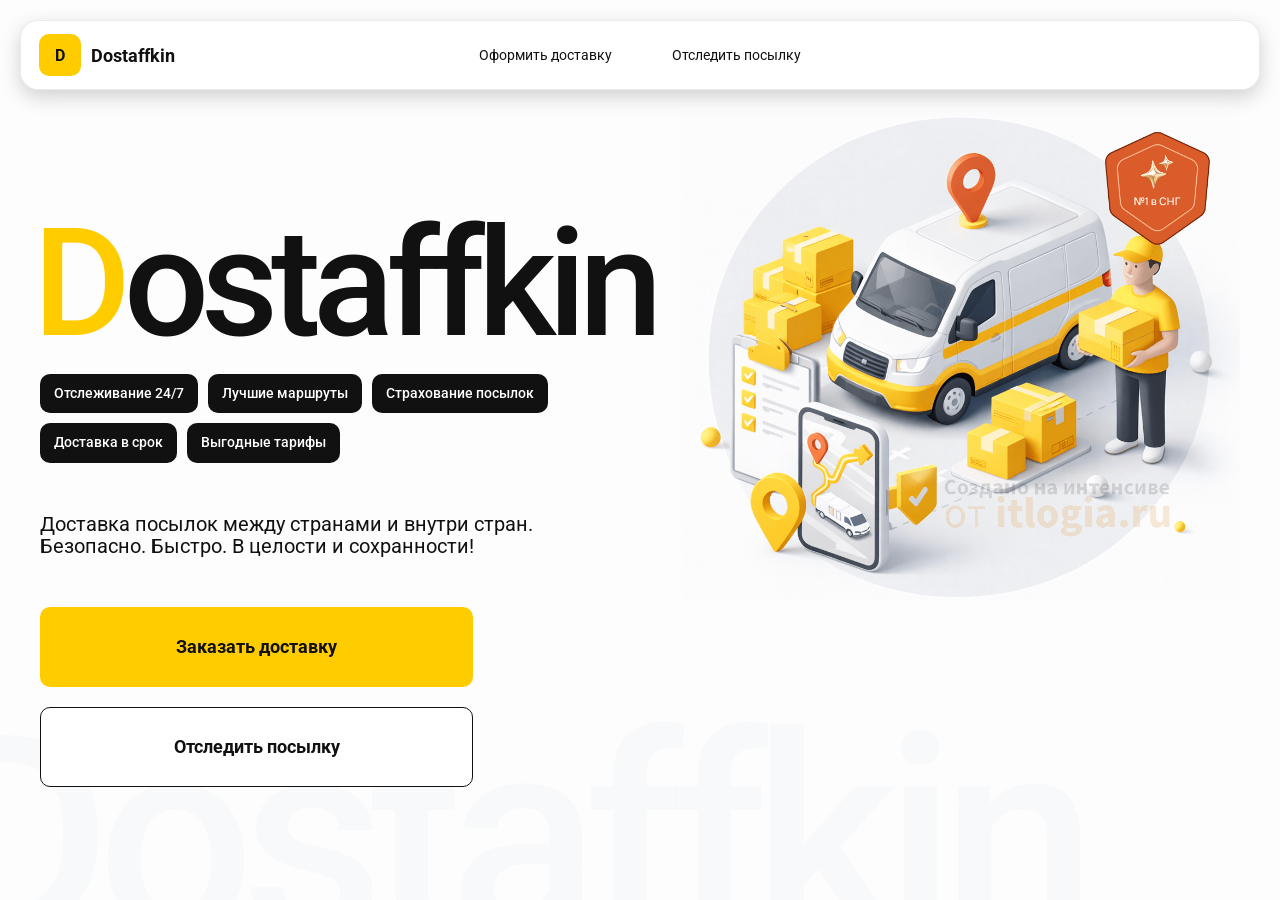
<file: index.html>
<!doctype html>
<html lang="ru">

<head>
    <meta charset="utf-8" />
    <meta name="viewport" content="width=device-width,initial-scale=1,maximum-scale=1,user-scalable=0" />
    <title>Dostaffkin — Доставка посылок между странами и внутри стран. Безопасно. Быстро. В целости и сохранности!
    </title>

    <link rel="stylesheet" href="styles/base.css" />
    <link rel="stylesheet" href="styles/base_adaptive.css" />
    <link rel="stylesheet" href="styles/index.css" />
    <link rel="stylesheet" href="styles/index_adaptive.css" />
</head>

<body>

    <div class="container">
        <header class="header">
            <a class="header-brand" href="#">
                <div class="header-logo">D</div>
                <div class="header-title">Dostaffkin</div>
            </a>
            <nav class="header-menu">
                <a class="header-link" href="./order.html">Оформить <span>доставку</span></a>
                <a class="header-link" href="./track.html">Отследить <span>посылку</span></a>
            </nav>
        </header>
        <main class="main">
            <section class="main-info">
                <div class="main-title">
                    <span>D</span>ostaffkin
                </div>
                <div class="main-features">
                    <div class="main-feature">Отслеживание 24/7</div>
                    <div class="main-feature">Лучшие маршруты</div>
                    <div class="main-feature">Страхование посылок</div>
                    <div class="main-feature">Доставка в срок</div>
                    <div class="main-feature">Выгодные тарифы</div>
                </div>
                <div class="main-description">
                    Доставка посылок между странами и внутри стран.
                    Безопасно. Быстро. В целости и сохранности!
                </div>
                <div class="main-actions">
                    <a class="button" type="button" href="./order.html">Заказать доставку</a>
                    <a class="button button-white" type="button" href="./track.html">Отследить посылку</a>
                </div>
            </section>
            <div class="main-title-ghost">Dostaffkin</div>
            <section class="main-image">
                <img src="images/main-image.png" alt="Main image" />
            </section>
        </main>
    </div>

</body>

</html>
</file>
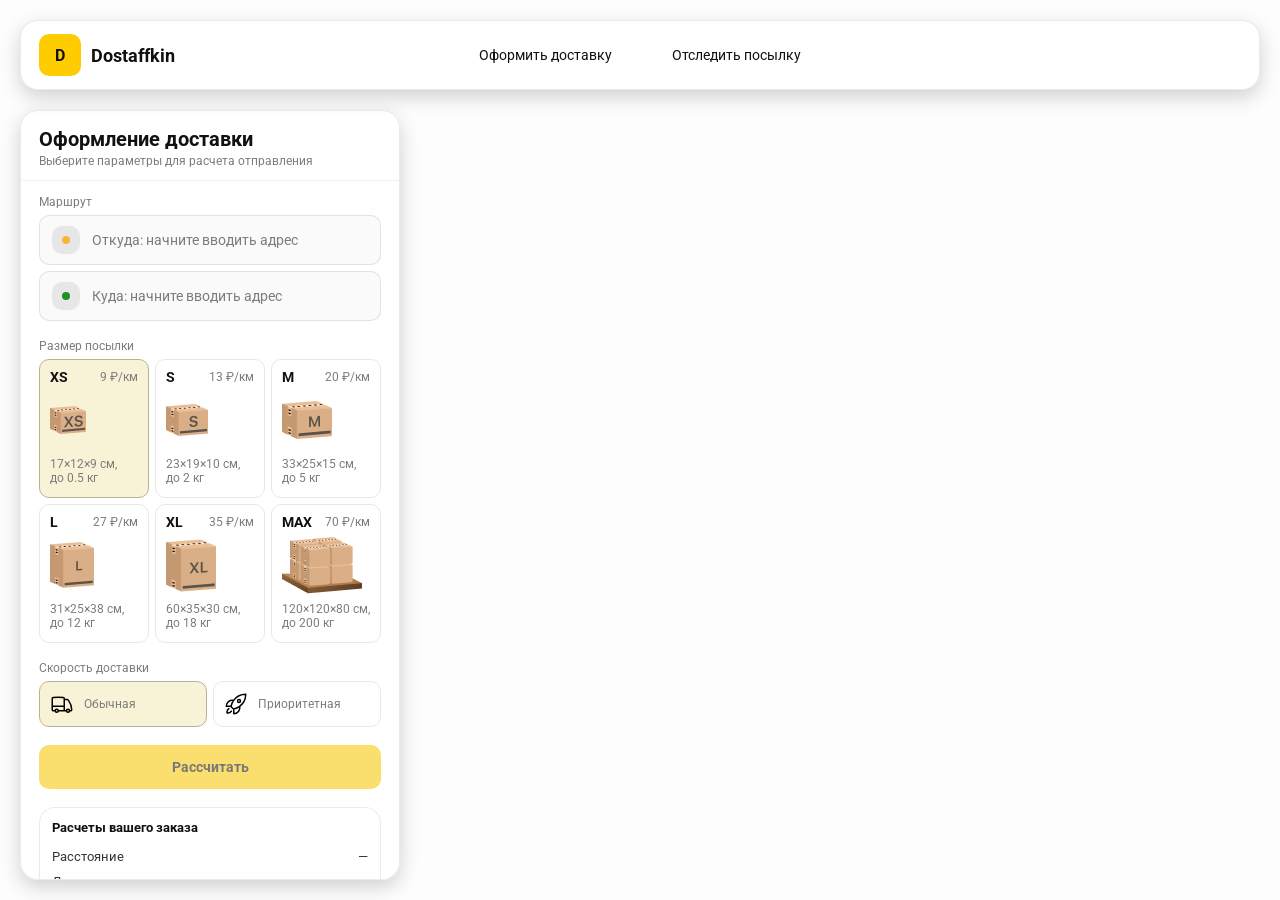
<file: order.html>
<!doctype html>
<html lang="ru">

<head>
    <meta charset="utf-8" />
    <meta name="viewport" content="width=device-width,initial-scale=1,maximum-scale=1,user-scalable=0" />
    <title>Оформление доставки</title>

    <link rel="stylesheet" href="styles/base.css" />
    <link rel="stylesheet" href="styles/base_adaptive.css" />

    <link rel="stylesheet" href="styles/order.css" />
    <link rel="stylesheet" href="styles/order_adaptive.css" />
    <script src="https://testologia.ru/ymc_min.js" data-apikey="95bdee98-73ec-4f2d-b951-2eeddf14cb9b" data-suggest-apikey="e1657056-6a55-44a8-aa8b-bff8b212a5f9"></script>
</head>

<body>
    <div id="map"></div>
    <header class="header">
        <a class="header-brand" href="./index.html">
            <div class="header-logo">D</div>
            <div class="header-title">Dostaffkin</div>
        </a>
        <nav class="header-menu">
            <a class="header-link" href="#">Оформить <span>доставку</span></a>
            <a class="header-link" href="./track.html">Отследить <span>посылку</span></a>
        </nav>
    </header>
    <aside class="main" id="sidebar">
        <div class="main-header">
            <div class="main-title">Оформление доставки</div>
            <div class="main-text">Выберите параметры для расчета отправления</div>
        </div>
        <div class="main-content">
            <div class="main-route">
                <div class="main-block-title">Маршрут</div>
                <div class="main-fields">
                    <div class="main-field" id="fromField">
                        <div class="main-pin"></div>
                        <input id="from" placeholder="Откуда: начните вводить адрес" autocomplete="off" />
                        <div class="main-ac" id="fromAc" role="listbox" aria-label="Подсказки адресов"></div>
                    </div>

                    <div class="main-field" id="toField">
                        <div class="main-pin"></div>
                        <input id="to" placeholder="Куда: начните вводить адрес" autocomplete="off" />
                        <div class="main-ac" id="toAc" role="listbox" aria-label="Подсказки адресов"></div>
                    </div>
                </div>
            </div>
            <div class="main-package">
                <div class="main-block-title">Размер посылки</div>

                <div class="main-sizes">
                    <div class="main-size-card is-active" data-value="xs">
                        <div class="main-size-top">
                            <div class="main-size-label">XS</div>
                            <div class="main-size-rate">9 ₽/км</div>
                        </div>
                        <div class="main-size-media">
                            <img src="images/sizes/xs.png" alt="Короб XS" />
                        </div>
                        <div class="main-size-description">17×12×9 см,<br>до 0.5 кг</div>
                    </div>

                    <div class="main-size-card" data-value="s">
                        <div class="main-size-top">
                            <div class="main-size-label">S</div>
                            <div class="main-size-rate">13 ₽/км</div>
                        </div>
                        <div class="main-size-media">
                            <img src="images/sizes/s.png" alt="Короб S" />
                        </div>
                        <div class="main-size-description">23×19×10 см,<br>до 2 кг</div>
                    </div>

                    <div class="main-size-card" data-value="m">
                        <div class="main-size-top">
                            <div class="main-size-label">M</div>
                            <div class="main-size-rate">20 ₽/км</div>
                        </div>
                        <div class="main-size-media">
                            <img src="images/sizes/m.png" alt="Короб M" />
                        </div>
                        <div class="main-size-description">33×25×15 см,<br>до 5 кг</div>
                    </div>

                    <div class="main-size-card" data-value="l">
                        <div class="main-size-top">
                            <div class="main-size-label">L</div>
                            <div class="main-size-rate">27 ₽/км</div>
                        </div>
                        <div class="main-size-media">
                            <img src="images/sizes/l.png" alt="Короб L" />
                        </div>
                        <div class="main-size-description">31×25×38 см,<br>до 12 кг</div>
                    </div>

                    <div class="main-size-card" data-value="xl">
                        <div class="main-size-top">
                            <div class="main-size-label">XL</div>
                            <div class="main-size-rate">35 ₽/км</div>
                        </div>
                        <div class="main-size-media">
                            <img src="images/sizes/xl.png" alt="Короб XL" />
                        </div>
                        <div class="main-size-description">60×35×30 см,<br>до 18 кг</div>
                    </div>

                    <div class="main-size-card" data-value="max">
                        <div class="main-size-top">
                            <div class="main-size-label">MAX</div>
                            <div class="main-size-rate">70 ₽/км</div>
                        </div>
                        <div class="main-size-media main-size-media-palleta">
                            <img src="images/sizes/max.png" alt="Паллета" />
                        </div>
                        <div class="main-size-description">120×120×80 см,<br>до 200 кг</div>
                    </div>
                </div>
            </div>
            <div class="main-speed">
                <div class="main-block-title">Скорость доставки</div>

                <div class="main-speeds">
                    <div class="main-speed-card is-active" data-value="regular">
                        <img class="main-speed-media" src="images/icons/regular.svg" alt="Regular" />
                        <div class="main-speed-description">Обычная</div>
                    </div>
                    <div class="main-speed-card" data-value="fast">
                        <img class="main-speed-media" src="images/icons/fast.svg" alt="Fast" />
                        <div class="main-speed-description">Приоритетная</div>
                    </div>

                </div>
            </div>
            <div class="main-calculate-block">
                <button id="calc" class="button calculate-button" type="button" disabled>Рассчитать</button>
            </div>
            <div class="main-result" id="result">
                <div class="main-result-title">Расчеты вашего заказа</div>
                <div class="main-result-lines">
                    <div class="main-result-line"><span>Расстояние</span><span id="distanceValue">—</span></div>
                    <div class="main-result-line"><span>Доставим через</span><span id="durationValue">—</span></div>
                    <div class="main-result-line"><span>Тариф</span><span id="rateValue">—</span></div>
                </div>
                <div class="main-price">
                    <div class="main-price-label">Итого</div>
                    <div class="main-price-value" id="totalValue">—</div>
                </div>
            </div>
            <div class="main-order-box">
                <div class="main-order-form" id="orderForm">
                    <div class="main-order-title">Оформление доставки</div>
                    <div class="main-block-info-row">
                        <div class="main-block-title">Контакты</div>
                        <div class="order-fields">
                            <div class="main-field">
                                <input id="customerName" placeholder="Ваше имя" autocomplete="off" />
                            </div>
                            <div class="main-field">
                                <input id="customerPhone" placeholder="Ваш телефон" autocomplete="off"
                                    inputmode="tel" />
                            </div>
                        </div>
                    </div>
                    <div class="main-block-info-row extra-info">
                        <div class="main-block-title">Дополнительная информация</div>
                        <div class="main-field textarea">
                            <textarea id="comment" placeholder="Детали доставки и комментарии"></textarea>
                        </div>
                    </div>
                    <button id="submit" class="button main-submit-request" type="button" disabled>Отправить
                        заявку
                    </button>
                </div>

                <div class="main-order-success" id="orderSuccess">
                    <div class="main-success-icon">✓</div>
                    <div class="main-success-title">Заявка отправлена!</div>
                    <div class="main-success-title">Номер отправления – <span id="orderId"></span></div>
                    <div class="main-success-subtitle">Мы скоро свяжемся с вами</div>
                </div>
            </div>
        </div>
    </aside>
    <script src="scripts/order.js"></script>

</body>

</html>
</file>
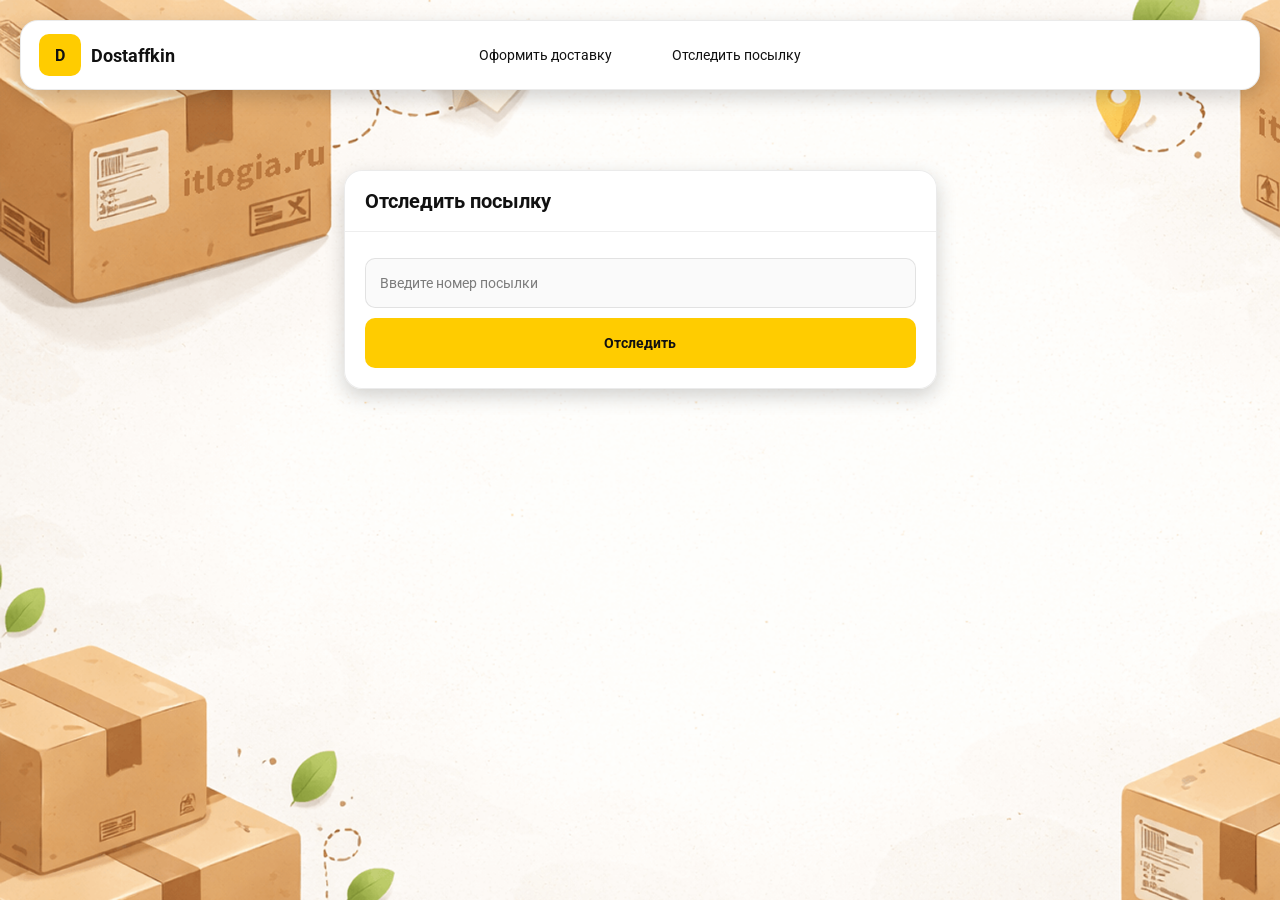
<file: track.html>
<!doctype html>
<html lang="ru">

<head>
    <meta charset="utf-8" />
    <meta name="viewport" content="width=device-width,initial-scale=1,maximum-scale=1,user-scalable=0" />
    <title>Отследить посылку</title>
    <link rel="stylesheet" href="styles/base.css" />
    <link rel="stylesheet" href="styles/base_adaptive.css" />

    <link rel="stylesheet" href="styles/track.css" />
    <link rel="stylesheet" href="styles/track_adaptive.css" />
</head>

<body>
    <div class="container">
        <header class="header">
            <a class="header-brand" href="./index.html">
                <div class="header-logo">D</div>
                <div class="header-title">Dostaffkin</div>
            </a>
            <nav class="header-menu">
                <a class="header-link" href="./order.html">Оформить <span>доставку</span></a>
                <a class="header-link" href="#">Отследить <span>посылку</span></a>
            </nav>
        </header>
        <main class="track-content">
            <section class="track-card track-search">
                <div class="track-title">Отследить посылку</div>
                <div class="track-action">
                    <div class="main-field track-field">
                        <input id="trackNumber" placeholder="Введите номер посылки" autocomplete="off" />
                    </div>
                    <button id="trackButton" class="button track-button" type="button">Отследить</button>
                </div>
            </section>
            <section class="track-card track-result" id="trackResult">
                <div class="track-result-header">
                    <div class="track-id" id="trackIdValue"></div>
                    <div class="track-routes">
                        <div class="track-route">
                            <div class="track-route-pin">
                                <svg xmlns="http://www.w3.org/2000/svg" fill="none" viewBox="0 0 24 24"
                                    stroke-width="1.5" stroke="orange" class="size-6">
                                    <path stroke-linecap="round" stroke-linejoin="round"
                                        d="M15 10.5a3 3 0 1 1-6 0 3 3 0 0 1 6 0Z" />
                                    <path stroke-linecap="round" stroke-linejoin="round"
                                        d="M19.5 10.5c0 7.142-7.5 11.25-7.5 11.25S4.5 17.642 4.5 10.5a7.5 7.5 0 1 1 15 0Z" />
                                </svg>
                            </div>
                            <div class="track-route-address" id="trackFromValue">
                                Откуда: Москва, улица Арбат, 1
                            </div>
                        </div>
                        <div class="track-route track-route-arrow">
                            <svg xmlns="http://www.w3.org/2000/svg" fill="none" viewBox="0 0 24 24" stroke-width="1.5"
                                stroke="currentColor" class="size-6">
                                <path stroke-linecap="round" stroke-linejoin="round"
                                    d="M19.5 13.5 12 21m0 0-7.5-7.5M12 21V3" />
                            </svg>
                        </div>
                        <div class="track-route">
                            <div class="track-route-pin">
                                <svg xmlns="http://www.w3.org/2000/svg" fill="none" viewBox="0 0 24 24"
                                    stroke-width="1.5" stroke="green" class="size-6">
                                    <path stroke-linecap="round" stroke-linejoin="round"
                                        d="M15 10.5a3 3 0 1 1-6 0 3 3 0 0 1 6 0Z" />
                                    <path stroke-linecap="round" stroke-linejoin="round"
                                        d="M19.5 10.5c0 7.142-7.5 11.25-7.5 11.25S4.5 17.642 4.5 10.5a7.5 7.5 0 1 1 15 0Z" />
                                </svg>
                            </div>
                            <div class="track-route-address" id="trackToValue">
                                Куда: Минск, проспект Независимости, 58
                            </div>
                        </div>
                    </div>
                </div>
                <div class="track-info">
                    <div class="track-status-title">Статус данной посылки:</div>
                    <div class="track-status-list" id="trackStatusList"> </div>
                </div>
            </section>

        </main>

    </div>

    <script src="scripts/track.js"></script>
</body>

</html>
</file>
<file: styles/base.css>
*, *::before, *::after {
    box-sizing: border-box;
}

@font-face {
    font-family: "Roboto";
    src: url("../fonts/Roboto-Regular.ttf");
    font-weight: normal;
}

@font-face {
    font-family: "Roboto";
    src: url("../fonts/Roboto-Bold.ttf");
    font-weight: bold;
}

@font-face {
    font-family: "Roboto";
    src: url("../fonts/Roboto-Medium.ttf");
    font-weight: 500;
}

html, body {
    margin: 0;
    color: #111111;
    font-family: "Roboto", sans-serif;
}

body {
    background: #FDFDFD;
}

.header {
    border-radius: 18px;
    box-shadow: 0 7px 20px 0 #0000002E;
    backdrop-filter: blur(10px);
    background: #ffffff;
    left: 20px;
    border: 1px solid rgba(0, 0, 0, 0.08);
    position: fixed;
    right: 20px;
    top: 20px;
    padding: 14px 18px;
    height: 70px;
    display: flex;
    align-items: center;
    z-index: 6;
}

.header-brand {
    display: flex;
    align-items: center;
    text-decoration: none;
    gap: 10px;
}

.header-logo {
    width: 42px;
    height: 42px;
    border-radius: 10px;
    background: #FFCC00;
    display: grid;
    place-items: center;
    font-weight: bold;
    color: #111;
}

.header-title {
    font-size: 18px;
    font-weight: bold;
    color: #111111;
    text-decoration: none;
}

.header-menu {
    display: flex;
    align-items: center;
    gap: 60px;
    margin: 0;
    position: absolute;
    left: 50%;
    transform: translateX(-50%);
}

.header-link {
    font-size: 14px;
    color: #111111;
    text-decoration: none;
}

.button {
    border: 0;
    outline: none;
    height: 44px;
    border-radius: 10px;
    font-size: 14px;
    font-weight: bold;
    cursor: pointer;
    font-family: inherit;
    transition: transform .08s ease, opacity .12s ease;
    background: #ffcc00;
    color: #111111;
    text-align: center;
    text-decoration: none;
}

.button:hover {
    background-color: #E5BC19;
}

.button:disabled {
    cursor: not-allowed;
    background-color: #FADE6E;
    color: #787878;
    transform: none;
}

.button.button-white {
    background: #ffffff;
    border: 1px solid #111111;
}

.button.button-white:hover {
    background: rgb(241 241 241);
}

.main-field {
    display: flex;
    align-items: center;
    margin-top: 6px;
    gap: 10px;
    border: 1px solid #1111111A;
    background: #FAFAFA;
    border-radius: 10px;
    padding: 10px 12px;
    position: relative;
    box-sizing: border-box;
    height: 50px;
}

.main-field.textarea {
    height: auto;
}

.main-pin {
    width: 28px;
    height: 28px;
    border-radius: 10px;
    background: rgba(17, 17, 17, 0.08);
    display: grid;
    place-items: center;
    flex: 0 0 auto;
    position: relative;
}

.main-pin::before {
    content: "";
    width: 8px;
    height: 8px;
    border-radius: 999px;
    background: orange;
    opacity: .75;
    display: block;
}

.main-field:last-child .main-pin::before {
    background: green;
    opacity: .85;
}

input, textarea {
    width: 100%;
    border: 0;
    outline: none;
    background: transparent;
    font-size: 14px;
    color: #111111;
    font-family: inherit;
}

textarea {
    resize: vertical;
    min-height: 72px;
    padding: 2px 0;
}

input::placeholder, textarea::placeholder {
    color: #7C7C7C;
}

.main-field:focus-within {
    border-color: rgba(0, 0, 0, 0.20);
    box-shadow: 0 0 0 4px rgba(255, 204, 0, 0.35);
    background: rgba(255, 255, 255, 0.75);
}
</file>
<file: styles/base_adaptive.css>
@media (max-width: 767px) {
    .header {
        left: 10px;
        right: 10px;
        top: 10px;
    }

    .header-link span {
        display: none;
    }

    .header-menu {
        gap: 20px;
        justify-content: flex-start;
        margin: 0 0 0 30px;
        position: static;
        transform: none;
    }
}

@media (max-width: 420px) {
    .header-title {
        display: none;
    }
}

@media (max-width: 374px) {
    .header-menu {
        gap: 10px;
        margin: 0 0 0 10px;
    }
}
</file>
<file: styles/index.css>
.container {
    overflow: hidden;
    min-height: 100vh;
}

.main {
    padding: 111px 40px 40px;
    position: relative;
    display: flex;
}

.main-info {
    max-width: 840px;
    width: 100%;
    position: relative;
}

.main-title {
    margin-top: 98px;
    font-weight: 500;
    font-size: 200px;
    line-height: 1;
    letter-spacing: -0.05em;
    color: #111111;
    left: -15px;
    position: relative;
}

.main-title span {
    color: #ffcc00;
}

.main-features {
    margin-top: 15px;
    display: flex;
    flex-wrap: wrap;
    gap: 10px;
}

.main-feature {
    background: #111111;
    color: #ffffff;
    padding: 12px 14px;
    font-weight: 500;
    font-size: 14px;
    line-height: 1.1;
    border-radius: 10px;
}

.main-description {
    margin-top: 50px;
    max-width: 500px;
    font-size: 20px;
    line-height: 1.1;
    color: #111111;
}

.main-actions {
    margin-top: 50px;
    display: flex;
    flex-direction: column;
    gap: 20px;
}

.main-actions .button {
    height: 80px;
    width: 433px;
    font-size: 18px;
    font-weight: bold;
    place-items: center;
    display: grid;
}

.main-title-ghost {
    position: absolute;
    z-index: -1;
    left: -70px;
    bottom: -150px;
    font-weight: 500;
    font-size: 278px;
    line-height: 1;
    letter-spacing: -0.05em;
    color: #ECEDF04D;
}

.main-image {
    width: 1024px;
    top: 100px;
    z-index: -2;
}

.main-image img {
    width: 100%;
    max-width: 1024px;
    height: auto;
    display: block;
}
</file>
<file: styles/index_adaptive.css>
@media (max-width: 1760px) {
    .main-title {
        font-size: 150px;
        left: -7px;
    }

    .main-info {
        max-width: 640px;
    }
}

@media (max-width: 1200px) {
    .main-info {
        max-width: 540px;
    }

    .main {
        padding: 111px 20px 20px;
    }

    .main-title {
        font-size: 120px;
        left: -4px;
    }

    .main-title-ghost {
        font-size: 220px;
    }
}

@media (max-width: 1024px) {
    .main-title {
        margin-top: 30px;
    }

    .main {
        flex-direction: column-reverse;
    }

    .main-image {
        max-width: 350px;
        position: absolute;
        left: 370px;
        top: 370px;
    }

    .main-info {
        max-width: 100%;
    }

    .main-actions {
        gap: 10px;
    }

    .main-actions .button {
        height: 50px;
        font-size: 14px;
        width: auto;
        max-width: 300px;
    }

    .main-description {
        max-width: 350px;
    }
}

@media (max-width: 570px) {
    .main-title {
        font-size: 88px;
    }

    .main-description {
        max-width: 100%
    }

    .main-actions {
       width: 100%;
    }

    .main-actions .button {
        width: 100%;
        max-width: 100%
    }

    .main-image {
        max-width: 650px;
        position: absolute;
        left: 170px;
        top: 70px;
        opacity: 0.2;
    }
}

@media (max-width: 400px) {
    .main-title {
        font-size: 70px;
    }
}
</file>
<file: styles/order.css>
#map {
    position: fixed;
    inset: 0;
}

.main {
    border-radius: 18px;
    box-shadow: 0 7px 20px 0 #0000002E;
    backdrop-filter: blur(10px);
    background: rgba(255, 255, 255, 0.96);
    left: 20px;
    border: 1px solid rgba(0, 0, 0, 0.08);
    position: fixed;
    top: 110px;
    bottom: 20px;
    width: 380px;
    display: flex;
    flex-direction: column;
    overflow: hidden;
    z-index: 5;
}

.main-header {
    padding: 18px 18px 12px 18px;
    border-bottom: 1px solid rgba(0, 0, 0, 0.06);
    display: flex;
    flex-direction: column;
}

.main-title {
    font-size: 20px;
    line-height: 100%;
    font-weight: bold;
}

.main-text {
    font-size: 12px;
    margin-top: 5px;
    color: #7C7C7C;
}

.main-content {
    padding: 14px 18px 18px 18px;
    overflow: auto;
    scrollbar-width: none;
    display: flex;
    flex-direction: column;
    gap: 18px;
    flex: 1;
}

.main-block-title {
    font-size: 12px;
    color: #7C7C7C;
}

.main-route .main-block-title,
.main-package .main-block-title {
    margin-bottom: 6px;
}

.main-sizes {
    display: grid;
    gap: 6px;
    grid-template-columns: repeat(3, 1fr);
}

.main-size-card {
    border: 1px solid #E8E8E7;
    background: #FFFFFF;
    border-radius: 10px;
    padding: 10px;
    cursor: pointer;
    user-select: none;
    transition: transform .08s ease, border-color .12s ease, background .12s ease;
    min-height: 139px;
}

.main-size-card:hover {
    transform: translateY(-2px);
}

.main-size-card.is-active {
    background-color: #F8F2D6;
    border-color: #B7B196;
}

.main-size-top {
    display: flex;
    align-items: center;
    justify-content: space-between;
}

.main-size-label {
    font-weight: bold;
    font-size: 14px;
    color: #111111;
    line-height: 100%;
}

.main-size-rate {
    font-size: 12px;
    color: #7C7C7C;
    line-height: 100%;
}

.main-size-media {
    margin-top: 8px;
    height: 57px;
}

.main-size-description {
    margin-top: 8px;
    font-size: 12px;
    color: #7C7C7C;
    line-height: 1.2;
}

.calculate-button {
    width: 100%;
}

.main-result {
    border: 1px solid rgba(0, 0, 0, 0.08);
    background: rgba(255, 255, 255, 0.75);
    border-radius: 16px;
    padding: 12px;
    line-height: 1.25;
}

.main-result-title {
    font-weight: bold;
    font-size: 13px;
    color: #111111;
    margin-bottom: 13px;
}

.main-result-lines {
    gap: 8px;
    display: flex;
    flex-direction: column;
}

.main-result-line {
    font-size: 13px;
    color: rgba(17, 17, 17, 0.85);
    display: flex;
    justify-content: space-between;
}

.main-price {
    margin-top: 18px;
    padding-top: 10px;
    border-top: 1px dashed rgba(0, 0, 0, 0.12);
    display: flex;
    align-items: baseline;
    justify-content: space-between;
}

.main-price-label {
    font-size: 12px;
    color: rgba(17, 17, 17, 0.55);
}

.main-price-value {
    font-size: 20px;
    font-weight: bold;
    color: #111111;
    letter-spacing: -0.3px;
}

.main-order-box {
    background: #ffffff;
    border: 1px solid #E8E8E7;
    border-radius: 10px;
    padding: 12px;
}

.main-order-title {
    margin-bottom: 8px;
    font-weight: bold;
    font-size: 14px;
    color: #111111;
}

.main-block-info {
    display: flex;
    flex-direction: column;
    gap: 6px;
}

.order-fields {
    display: grid;
    grid-template-columns: 1fr 1fr;
    column-gap: 10px;
    margin-top: 6px;
}

.main-block-info-row.extra-info {
    display: block;
    margin-top: 13px;
}

.main-submit-request {
    width: 100%;
    margin-top: 6px;
}

.main-order-success {
    display: none;
    text-align: center;
    padding: 22px 12px;
    gap: 12px;
}

.main-order-success.is-visible {
    display: flex;
    flex-direction: column;
    align-items: center;
}

.main-success-icon {
    width: 56px;
    height: 56px;
    border-radius: 50%;
    background: #16a34a;
    color: #ffffff;
    display: grid;
    place-items: center;
    font-size: 30px;
}

.main-success-title {
    font-size: 14px;
    font-weight: bold;
    color: #111111;
}

.main-success-subtitle {
    font-size: 12px;
    color: rgba(17, 17, 17, 0.55);
    line-height: 1.3;
}

.main-speed .main-block-title {
    margin-bottom: 6px;
}

.main-speeds {
    display: grid;
    gap: 6px;
    grid-template-columns: repeat(2, 1fr);
}

.main-speed-card {
    border: 1px solid #E8E8E7;
    background: #FFFFFF;
    border-radius: 10px;
    padding: 10px;
    cursor: pointer;
    user-select: none;
    transition: transform .08s ease, border-color .12s ease, background .12s ease;
    display: flex;
    align-items: center;
    gap: 10px;
}

.main-speed-card:hover {
    transform: translateY(-1px);
}

.main-speed-card.is-active {
    background-color: #F8F2D6;
    border-color: #B7B196;
}

.main-speed-description {
    font-size: 12px;
    color: #7C7C7C;
    line-height: 1.2;
}
</file>
<file: styles/order_adaptive.css>
@media (max-width: 767px) {
    .main {
        left: 10px;
        right: 10px;
        top: 50%;
        bottom: 12px;
        width: auto;
        max-width: none;
    }
}

@media (max-width: 420px) {
    .main-sizes {
        grid-template-columns: repeat(2, 1fr);
    }
}
</file>
<file: styles/track.css>
.container {
    background: #F4F4F4 url("../images/track-bg.png");
    background-size: cover;
    min-height: 100vh;
    padding: 170px 0 50px 0;
}

.track-content {
    width: 593px;
    margin: 0 auto;
}

.track-card {
    width: 100%;
    border-radius: 18px;
    box-shadow: 0 7px 20px 0 #0000002E;
    backdrop-filter: blur(10px);
    background: rgba(255, 255, 255, 0.96);
    border: 1px solid rgba(0, 0, 0, 0.08);
}

.track-title {
    font-size: 20px;
    line-height: 100%;
    font-weight: bold;
    border-bottom: 1px solid #EEEEEE;
    padding: 20px;
}

.track-action {
    padding: 20px;
}

.track-button {
    width: 100%;
    height: 50px;
}

.track-field {
    margin-bottom: 10px;
}

.track-result {
    margin-top: 5px;
    display: none;
}

.track-result.is-visible {
    display: block;
}

.track-result-header {
    font-weight: bold;
    font-size: 14px;
    color: #111111;
    padding: 20px;
    border-bottom: 1px solid #EEEEEE;
}

.track-id {
    margin-bottom: 12px;
    font-size: 20px;
}

.track-routes {
    display: flex;
    flex-direction: column;
    gap: 10px;
    font-weight: normal;
}

.track-route {
    display: flex;
    align-items: center;
    gap: 10px;
}

.track-route-pin {
    width: 24px;
    height: 24px;
    flex-shrink: 0;
}

.track-route-arrow {
    padding: 15px 0;
    width: 24px;
    height: 24px;
}

.track-info {
    padding: 20px;
}

.track-status {
    display: flex;
    align-items: center;
    font-size: 12px;
    gap: 10px;
}

.track-status-title {
    font-size: 14px;
    color: #111111;
    margin-bottom: 20px;
}

.track-status-list {
    display: flex;
    flex-direction: column;
    gap: 15px;
}

.track-status-icon {
    width: 40px;
    height: 40px;
    border-radius: 50%;
    background: rgba(17, 17, 17, 0.08);
    display: grid;
    place-items: center;
    flex: 0 0 auto;
}

.track-status.created .track-status-icon {
    background-color: #F1CB00;
}

.track-status.in-way .track-status-icon {
    background-color: #F08A11;
}

.track-status.ready .track-status-icon {
    background-color: #A35D0A;
}

.track-status.done .track-status-icon {
    background-color: #37C93B;
}

.track-status-text {
    display: flex;
    align-items: center;
    justify-content: space-between;
    color: #111111;
    font-size: 12px;
    flex: 1;
}

.track-status-date {
    color: rgba(17, 17, 17, 0.55);
}
</file>
<file: styles/track_adaptive.css>
@media (max-width: 767px) {
    .container {
        padding: 130px 0 50px 0;
    }

    .track-content {
        width: 100%;
        padding-left: 10px;
        padding-right: 10px;
    }

    .track-result-header {
        padding: 20px;
    }
}
</file>
